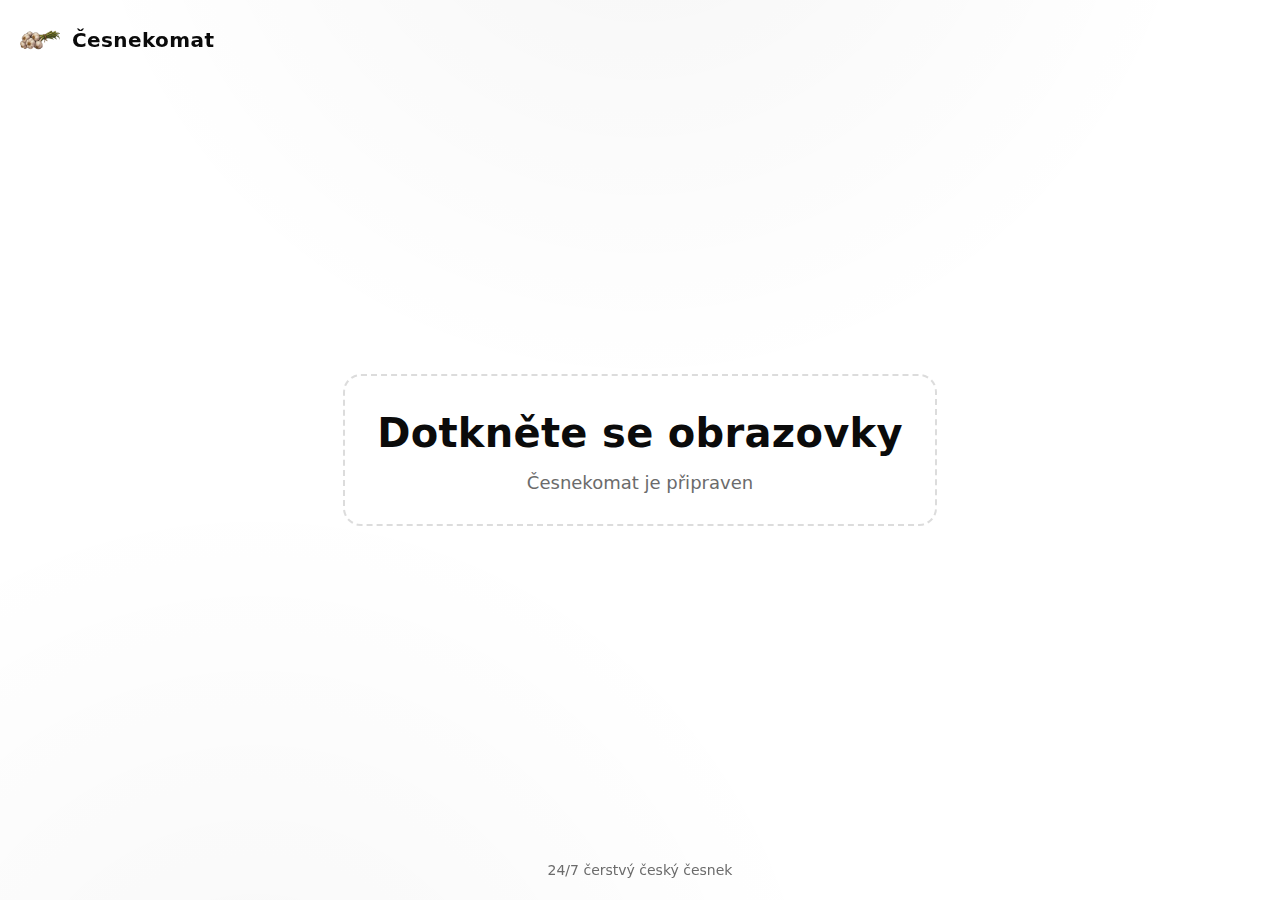
<file: index.html>
<!DOCTYPE html>
<html lang="cs">
<head>
  <meta charset="utf-8" />
  <meta name="viewport" content="width=device-width, initial-scale=1" />
  <title>Česnekomat – Standby</title>
  <link rel="icon" type="image/png" href="favicon/favicon-96x96.png" sizes="96x96" />
  <link rel="icon" type="image/svg+xml" href="favicon/favicon.svg" />
  <link rel="shortcut icon" href="favicon/favicon.ico" />
  <link rel="apple-touch-icon" sizes="180x180" href="favicon/apple-touch-icon.png" />
  <link rel="manifest" href="favicon/site.webmanifest" />

  <link rel="stylesheet" href="css/styles.css" />
</head>
<body>
  <a href="main.html" class="screen-link" aria-label="Dotkněte se obrazovky pro pokračování"></a>

  <header class="app-header">
    <img src="favicon/web-app-manifest-512x512.png" alt="Logo Česnekomat" class="logo" />
    <span class="brand-name">Česnekomat</span>
  </header>

  <main>
    <div class="tap">
      <h1 class="title">Dotkněte se obrazovky</h1>
      <p class="muted">Česnekomat je připraven</p>
    </div>
  </main>

  <footer>24/7 čerstvý český česnek</footer>
</body>
</html>
</file>
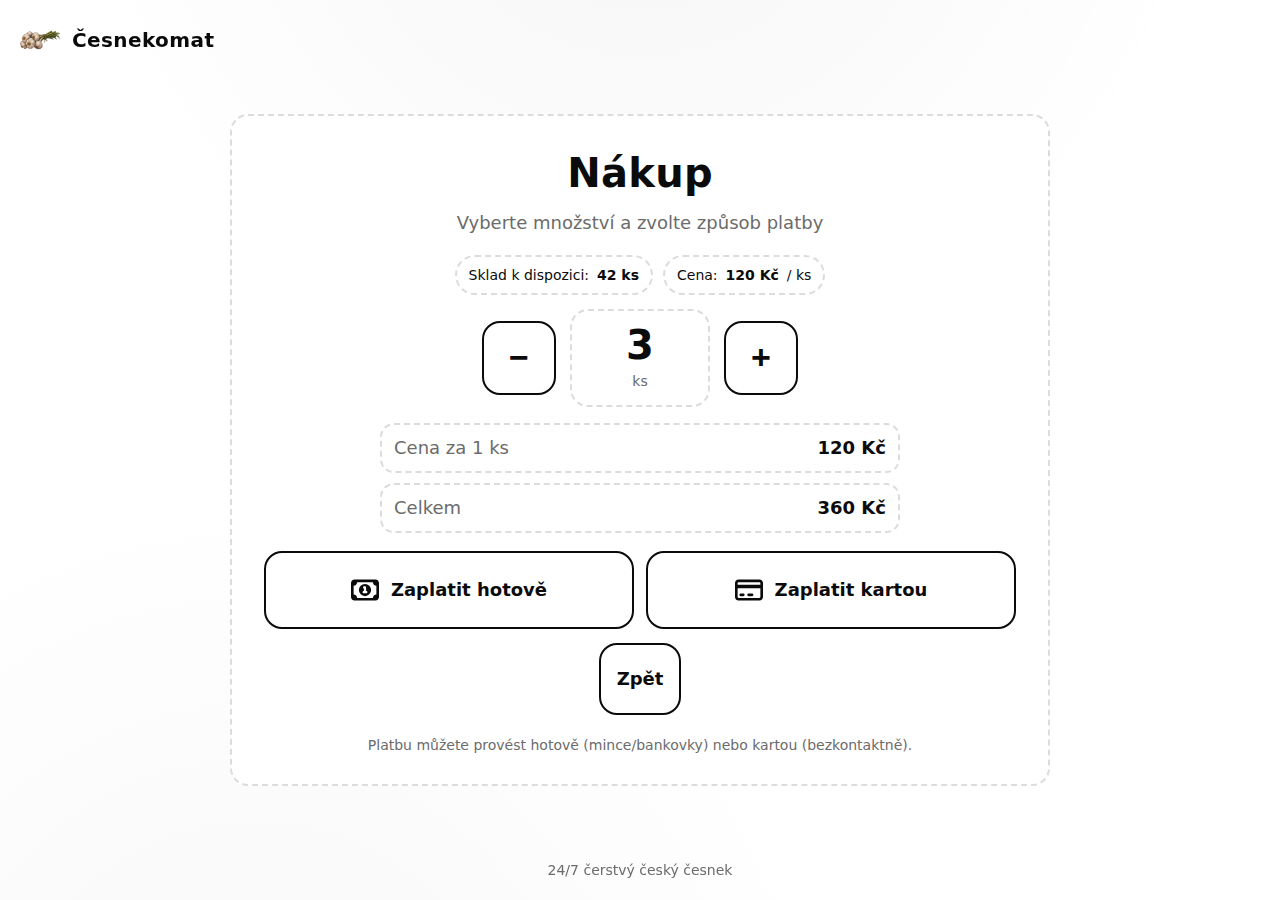
<file: buy.html>
<!DOCTYPE html>
<html lang="cs">
<head>
  <meta charset="utf-8" />
  <meta name="viewport" content="width=device-width, initial-scale=1" />
  <title>Česnekomat – Nákup</title>
  <link rel="icon" type="image/png" href="favicon/favicon-96x96.png" sizes="96x96" />
  <link rel="icon" type="image/svg+xml" href="favicon/favicon.svg" />
  <link rel="shortcut icon" href="favicon/favicon.ico" />
  <link rel="apple-touch-icon" sizes="180x180" href="favicon/apple-touch-icon.png" />
  <link rel="manifest" href="favicon/site.webmanifest" />

  <link rel="stylesheet" href="css/styles.css" />
</head>
<body>
  <header class="app-header">
    <img src="favicon/web-app-manifest-512x512.png" alt="Logo Česnekomat" class="logo" />
    <span class="brand-name">Česnekomat</span>
  </header>

  <main class="screen">
    <section class="panel buy" aria-label="Nákup svazků česneku">
      <h1 class="title">Nákup</h1>
      <p class="muted">Vyberte množství a zvolte způsob platby</p>

      <div class="buy-meta" aria-label="Informace o ceně a skladu">
        <span class="badge">Sklad k dispozici: <strong>42 ks</strong></span>
        <span class="badge">Cena: <strong>120 Kč</strong> / ks</span>
      </div>

      <section class="qty" aria-label="Výběr množství">
        <h2 class="sr-only">Množství</h2>

        <div class="qty-box">
          <button class="qty-btn" type="button" disabled aria-label="Snížit množství">−</button>

          <div class="qty-value" aria-label="Zvolené množství">
            <div class="qty-number">3</div>
            <div class="qty-unit muted">ks</div>
          </div>

          <button class="qty-btn" type="button" disabled aria-label="Zvýšit množství">+</button>
        </div>

        <dl class="summary" aria-label="Souhrn ceny">
          <div class="summary-row">
            <dt>Cena za 1 ks</dt>
            <dd><strong>120 Kč</strong></dd>
          </div>
          <div class="summary-row">
            <dt>Celkem</dt>
            <dd><strong>360 Kč</strong></dd>
          </div>
        </dl>
      </section>

      <nav class="pay" aria-label="Způsob platby">
        <a class="pay-btn" href="checkout-cash.html" aria-label="Zaplatit hotově">
          <svg class="icon" xmlns="http://www.w3.org/2000/svg" viewBox="0 0 512 512">
            <path
              d="M112 112c0 35.3-28.7 64-64 64l0 160c35.3 0 64 28.7 64 64l288 0c0-35.3 28.7-64 64-64l0-160c-35.3 0-64-28.7-64-64l-288 0zM0 128C0 92.7 28.7 64 64 64l384 0c35.3 0 64 28.7 64 64l0 256c0 35.3-28.7 64-64 64L64 448c-35.3 0-64-28.7-64-64L0 128zm256 16a112 112 0 1 1 0 224 112 112 0 1 1 0-224zm-16 44c-11 0-20 9-20 20 0 9.7 6.9 17.7 16 19.6l0 48.4-4 0c-11 0-20 9-20 20s9 20 20 20l48 0c11 0 20-9 20-20s-9-20-20-20l-4 0 0-68c0-11-9-20-20-20l-16 0z" />
          </svg> </svg>
          <span>Zaplatit hotově</span>
        </a>

        <a class="pay-btn" href="checkout-card.html" aria-label="Zaplatit kartou">
          <svg class="icon" xmlns="http://www.w3.org/2000/svg" viewBox="0 0 512 512">
            <path
              d="M448 112c8.8 0 16 7.2 16 16l0 32-416 0 0-32c0-8.8 7.2-16 16-16l384 0zm16 112l0 160c0 8.8-7.2 16-16 16L64 400c-8.8 0-16-7.2-16-16l0-160 416 0zM64 64C28.7 64 0 92.7 0 128L0 384c0 35.3 28.7 64 64 64l384 0c35.3 0 64-28.7 64-64l0-256c0-35.3-28.7-64-64-64L64 64zM80 344c0 13.3 10.7 24 24 24l48 0c13.3 0 24-10.7 24-24s-10.7-24-24-24l-48 0c-13.3 0-24 10.7-24 24zm144 0c0 13.3 10.7 24 24 24l64 0c13.3 0 24-10.7 24-24s-10.7-24-24-24l-64 0c-13.3 0-24 10.7-24 24z" />
          </svg> </svg>
          <span>Zaplatit kartou</span>
        </a>
      </nav>

      <nav class="buy-actions" aria-label="Další akce">
        <a class="action action--secondary" href="main.html">Zpět</a>
      </nav>

      <p class="hint">Platbu můžete provést hotově (mince/bankovky) nebo kartou (bezkontaktně).</p>
    </section>
  </main>

  <footer>24/7 čerstvý český česnek</footer>
</body>
</html>
</file>
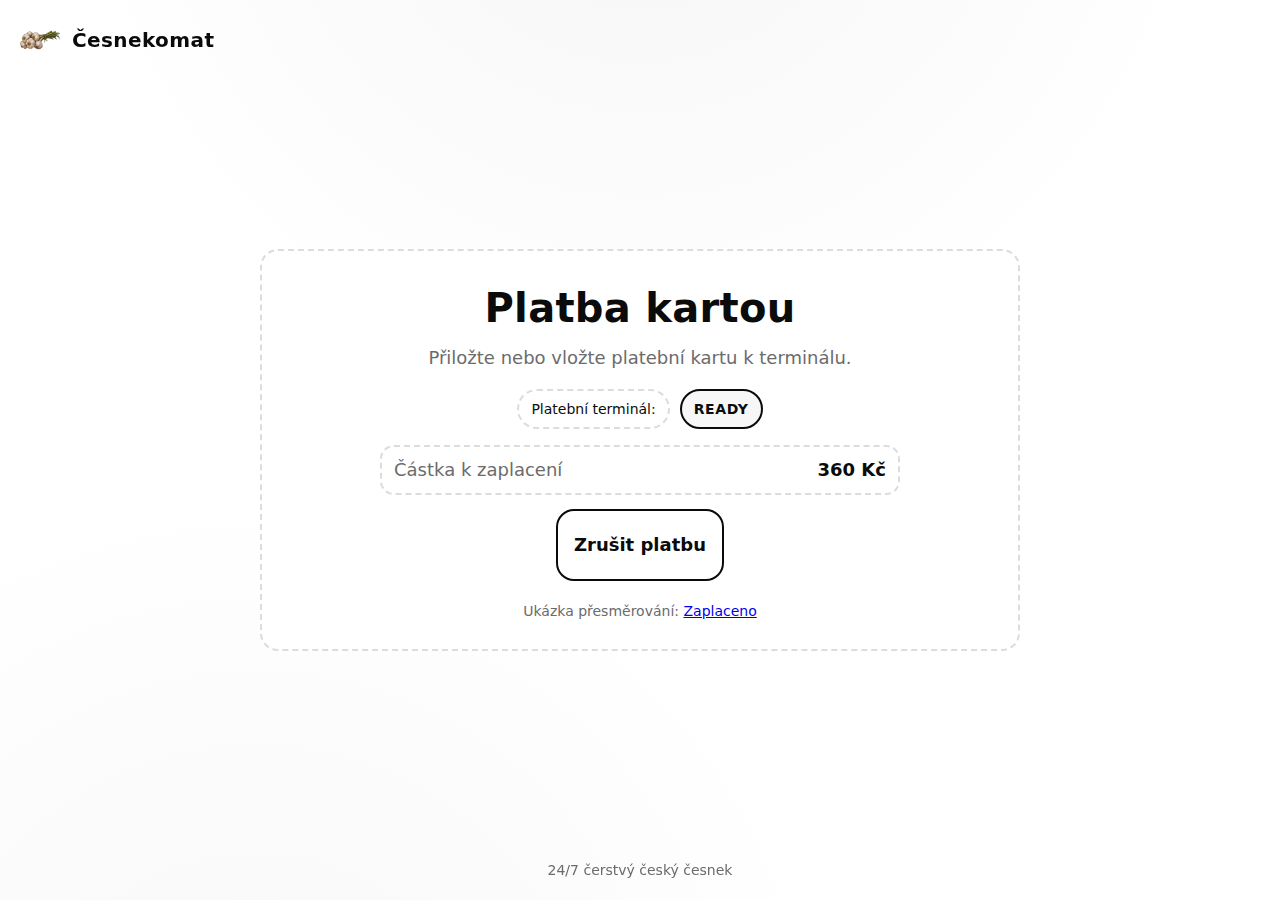
<file: checkout-card.html>
<!DOCTYPE html>
<html lang="cs">
<head>
  <meta charset="utf-8" />
  <meta name="viewport" content="width=device-width, initial-scale=1" />
  <title>Česnekomat – Platba kartou</title>
  <link rel="icon" type="image/png" href="favicon/favicon-96x96.png" sizes="96x96" />
  <link rel="icon" type="image/svg+xml" href="favicon/favicon.svg" />
  <link rel="shortcut icon" href="favicon/favicon.ico" />
  <link rel="apple-touch-icon" sizes="180x180" href="favicon/apple-touch-icon.png" />
  <link rel="manifest" href="favicon/site.webmanifest" />

  <link rel="stylesheet" href="css/styles.css" />
</head>
<body>
  <header class="app-header">
    <img src="favicon/web-app-manifest-512x512.png" alt="Logo Česnekomat" class="logo" />
    <span class="brand-name">Česnekomat</span>
  </header>

  <main class="screen">
    <section class="panel card-pay" aria-label="Platba kartou">
      <h1 class="title">Platba kartou</h1>
      <p class="muted">Přiložte nebo vložte platební kartu k terminálu.</p>

      <div class="device" aria-label="Stav platebního terminálu">
        <span class="badge">Platební terminál:</span>
        <span class="device-status device-status--ok">READY</span>
      </div>

      <dl class="summary" aria-label="Souhrn platby">
        <div class="summary-row"><dt>Částka k zaplacení</dt><dd><strong>360 Kč</strong></dd></div>
      </dl>

      <nav class="card-actions" aria-label="Akce platby">
        <a class="action action--secondary" href="buy.html">Zrušit platbu</a>
      </nav>

      <p class="hint">Ukázka přesměrování: <a href="success.html">Zaplaceno</a></p>
    </section>
  </main>

  <footer>24/7 čerstvý český česnek</footer>
</body>
</html>
</file>
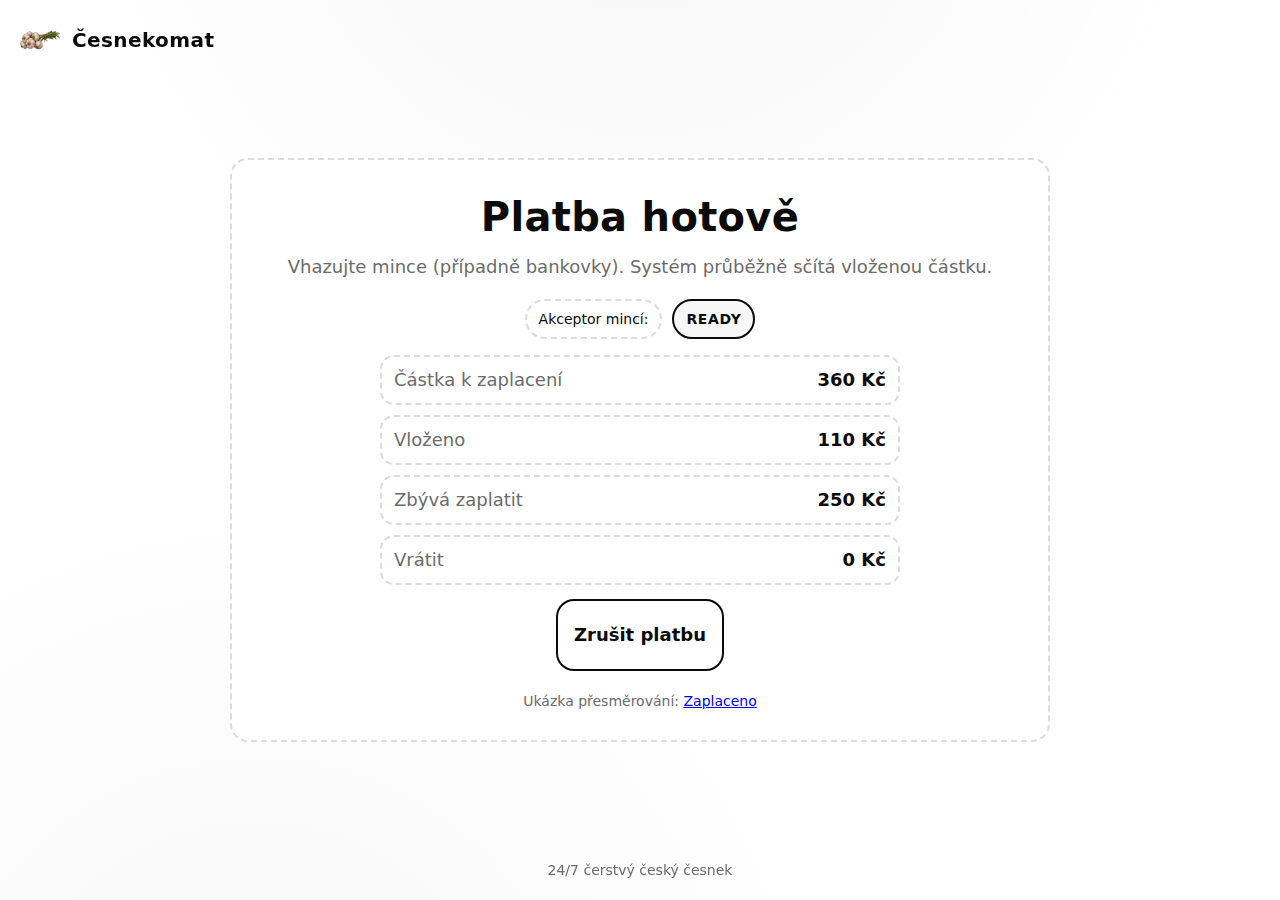
<file: checkout-cash.html>
<!DOCTYPE html>
<html lang="cs">
<head>
  <meta charset="utf-8" />
  <meta name="viewport" content="width=device-width, initial-scale=1" />
  <title>Česnekomat – Platba hotově</title>
  <link rel="icon" type="image/png" href="favicon/favicon-96x96.png" sizes="96x96" />
  <link rel="icon" type="image/svg+xml" href="favicon/favicon.svg" />
  <link rel="shortcut icon" href="favicon/favicon.ico" />
  <link rel="apple-touch-icon" sizes="180x180" href="favicon/apple-touch-icon.png" />
  <link rel="manifest" href="favicon/site.webmanifest" />

  <link rel="stylesheet" href="css/styles.css" />
</head>
<body>
  <header class="app-header">
    <img src="favicon/web-app-manifest-512x512.png" alt="Logo Česnekomat" class="logo" />
    <span class="brand-name">Česnekomat</span>
  </header>

  <main class="screen">
    <section class="panel cash" aria-label="Platba hotově">
      <h1 class="title">Platba hotově</h1>
      <p class="muted">Vhazujte mince (případně bankovky). Systém průběžně sčítá vloženou částku.</p>

      <div class="device" aria-label="Stav akceptoru mincí">
        <span class="badge">Akceptor mincí:</span>
        <span class="device-status device-status--ok">READY</span>
      </div>

      <dl class="summary" aria-label="Souhrn platby">
        <div class="summary-row"><dt>Částka k zaplacení</dt><dd><strong>360 Kč</strong></dd></div>
        <div class="summary-row"><dt>Vloženo</dt><dd><strong>110 Kč</strong></dd></div>
        <div class="summary-row"><dt>Zbývá zaplatit</dt><dd><strong>250 Kč</strong></dd></div>
        <div class="summary-row"><dt>Vrátit</dt><dd><strong>0 Kč</strong></dd></div>
      </dl>

      <nav class="cash-actions" aria-label="Akce platby">
        <a class="action action--secondary" href="buy.html">Zrušit platbu</a>
      </nav>

      <p class="hint">Ukázka přesměrování: <a href="success.html">Zaplaceno</a></p>
    </section>
  </main>

  <footer>24/7 čerstvý český česnek</footer>
</body>
</html>
</file>
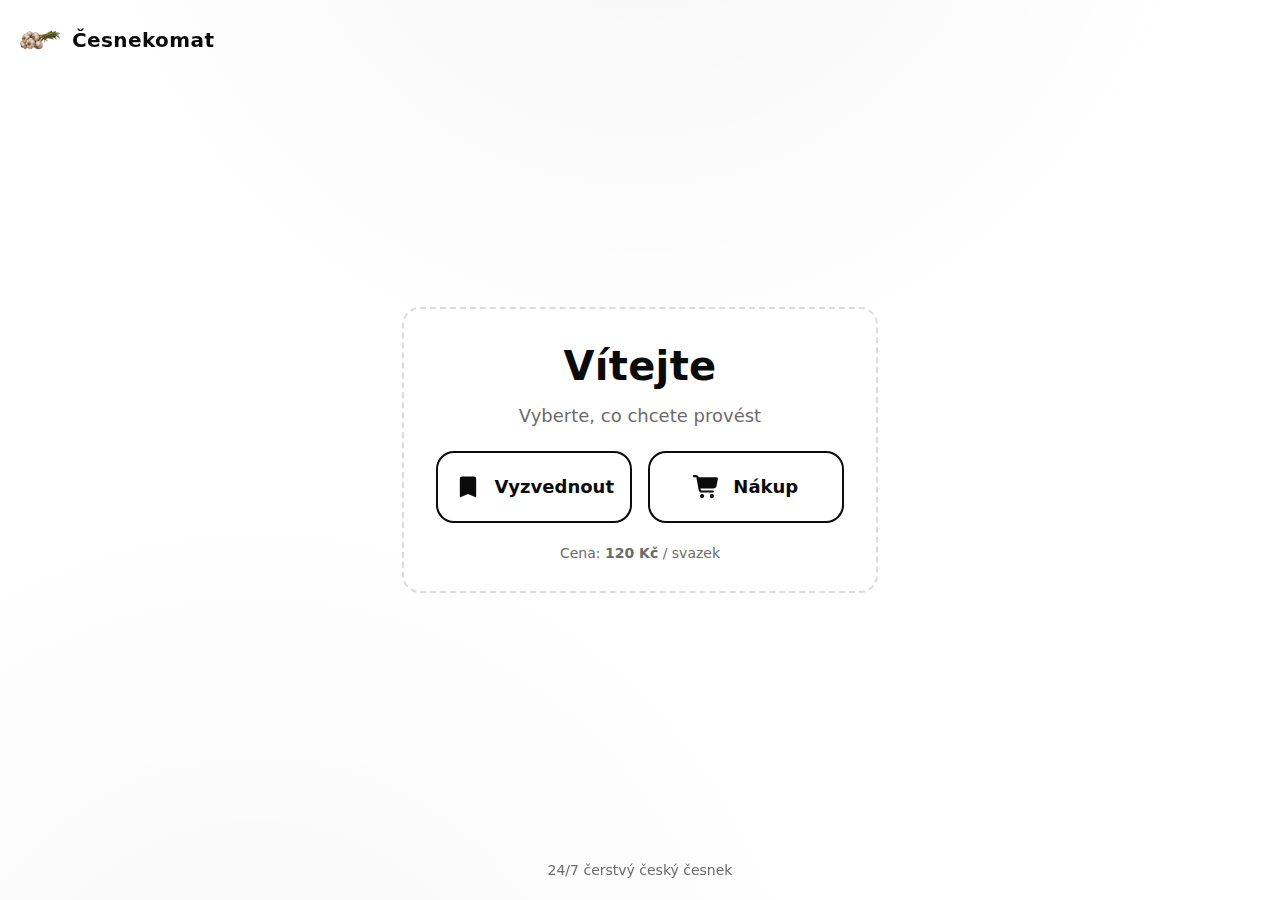
<file: main.html>
<!DOCTYPE html>
<html lang="cs">
<head>
  <meta charset="utf-8" />
  <meta name="viewport" content="width=device-width, initial-scale=1" />
  <title>Česnekomat – Hlavní obrazovka</title>
  <link rel="icon" type="image/png" href="favicon/favicon-96x96.png" sizes="96x96" />
  <link rel="icon" type="image/svg+xml" href="favicon/favicon.svg" />
  <link rel="shortcut icon" href="favicon/favicon.ico" />
  <link rel="apple-touch-icon" sizes="180x180" href="favicon/apple-touch-icon.png" />
  <link rel="manifest" href="favicon/site.webmanifest" />

  <link rel="stylesheet" href="css/styles.css" />
</head>
<body>
  <header class="app-header">
    <img src="favicon/web-app-manifest-512x512.png" alt="Logo Česnekomat" class="logo" />
    <span class="brand-name">Česnekomat</span>
  </header>

  <main class="screen">
    <section class="panel" aria-label="Hlavní nabídka">
      <h1 class="title">Vítejte</h1>
      <p class="muted">Vyberte, co chcete provést</p>

      <nav class="actions" aria-label="Možnosti">
        <a class="action" href="pickup.html" aria-label="Vyzvednout rezervaci">
          <svg class="icon" viewBox="0 0 24 24" aria-hidden="true" focusable="false">
            <path d="M7 3h10a2 2 0 0 1 2 2v16l-7-3-7 3V5a2 2 0 0 1 2-2z"/>
          </svg>
          <span>Vyzvednout</span>
        </a>

        <a class="action" href="buy.html" aria-label="Nákup bez rezervace">
            <svg class="icon" xmlns="http://www.w3.org/2000/svg"
              viewBox="0 0 640 512">
              <path
                d="M24-16C10.7-16 0-5.3 0 8S10.7 32 24 32l45.3 0c3.9 0 7.2 2.8 7.9 6.6l52.1 286.3c6.2 34.2 36 59.1 70.8 59.1L456 384c13.3 0 24-10.7 24-24s-10.7-24-24-24l-255.9 0c-11.6 0-21.5-8.3-23.6-19.7l-5.1-28.3 303.6 0c30.8 0 57.2-21.9 62.9-52.2L568.9 69.9C572.6 50.2 557.5 32 537.4 32l-412.7 0-.4-2c-4.8-26.6-28-46-55.1-46L24-16zM208 512a48 48 0 1 0 0-96 48 48 0 1 0 0 96zm224 0a48 48 0 1 0 0-96 48 48 0 1 0 0 96z" />
            </svg> 
          <span>Nákup</span>
        </a>
      </nav>

      <p class="hint">Cena: <strong>120 Kč</strong> / svazek</p>
    </section>
  </main>

  <footer>24/7 čerstvý český česnek</footer>
</body>
</html>
</file>
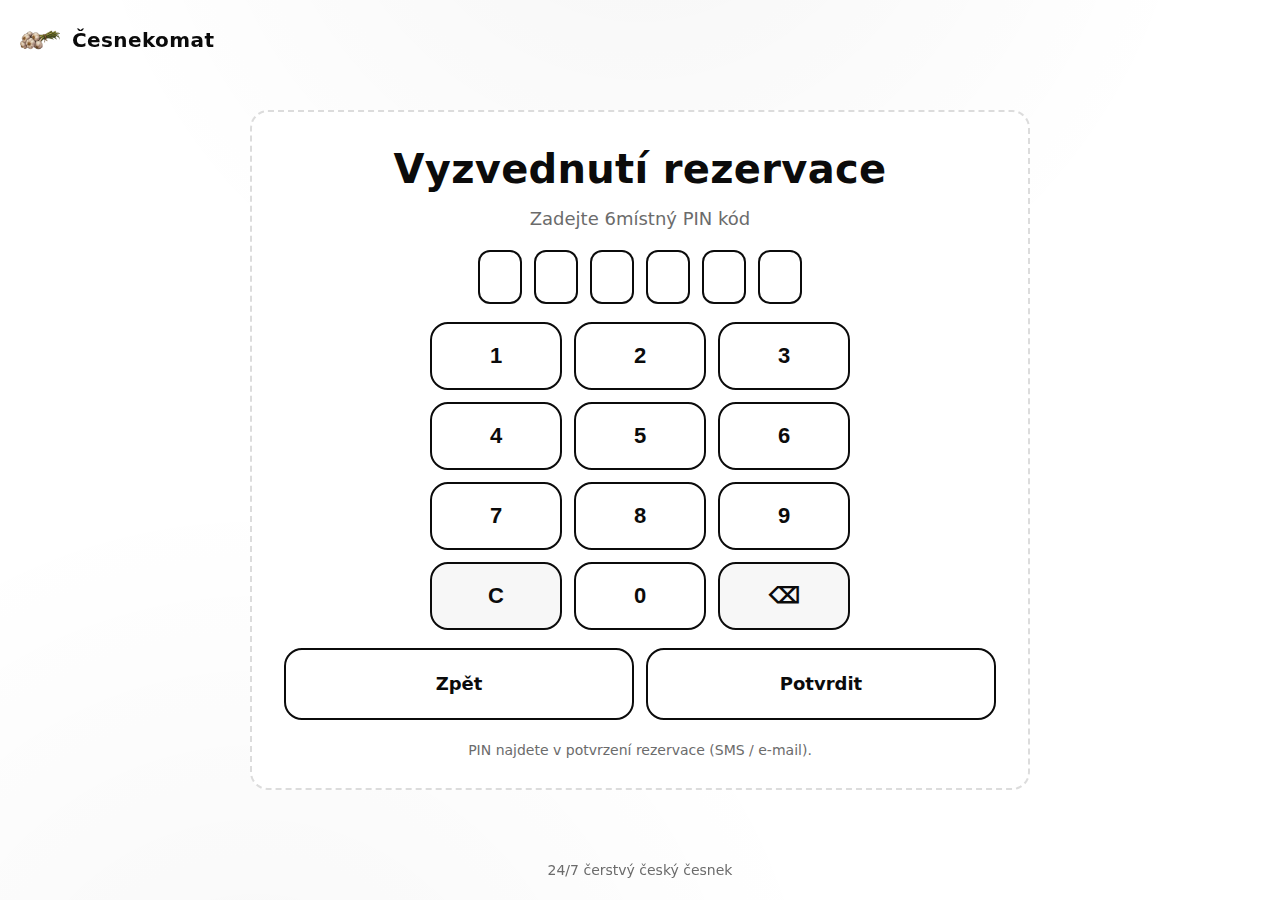
<file: pickup.html>
<!DOCTYPE html>
<html lang="cs">
<head>
  <meta charset="utf-8" />
  <meta name="viewport" content="width=device-width, initial-scale=1" />
  <title>Česnekomat – Vyzvednutí rezervace</title>
  <link rel="icon" type="image/png" href="favicon/favicon-96x96.png" sizes="96x96" />
  <link rel="icon" type="image/svg+xml" href="favicon/favicon.svg" />
  <link rel="shortcut icon" href="favicon/favicon.ico" />
  <link rel="apple-touch-icon" sizes="180x180" href="favicon/apple-touch-icon.png" />
  <link rel="manifest" href="favicon/site.webmanifest" />

  <link rel="stylesheet" href="css/styles.css" />
</head>
<body>
  <header class="app-header">
    <img src="favicon/web-app-manifest-512x512.png" alt="Logo Česnekomat" class="logo" />
    <span class="brand-name">Česnekomat</span>
  </header>

  <main class="screen">
    <section class="panel pickup" aria-label="Vyzvednutí rezervace">
      <h1 class="title">Vyzvednutí rezervace</h1>
      <p class="muted">Zadejte 6místný PIN kód</p>

      <div class="pin" aria-label="PIN kód (6 číslic)">
        <span class="pin__box" aria-hidden="true"></span>
        <span class="pin__box" aria-hidden="true"></span>
        <span class="pin__box" aria-hidden="true"></span>
        <span class="pin__box" aria-hidden="true"></span>
        <span class="pin__box" aria-hidden="true"></span>
        <span class="pin__box" aria-hidden="true"></span>
      </div>

      <div class="keypad" role="group" aria-label="Numerická klávesnice">
        <button class="key" type="button" disabled>1</button>
        <button class="key" type="button" disabled>2</button>
        <button class="key" type="button" disabled>3</button>
        <button class="key" type="button" disabled>4</button>
        <button class="key" type="button" disabled>5</button>
        <button class="key" type="button" disabled>6</button>
        <button class="key" type="button" disabled>7</button>
        <button class="key" type="button" disabled>8</button>
        <button class="key" type="button" disabled>9</button>
        <button class="key key--ghost" type="button" disabled aria-label="Smazat">C</button>
        <button class="key" type="button" disabled>0</button>
        <button class="key key--ghost" type="button" disabled aria-label="Backspace">⌫</button>
      </div>

      <nav class="pickup-actions" aria-label="Akce">
        <a class="action action--secondary" href="main.html">Zpět</a>
        <a class="action" href="buy.html">Potvrdit</a>
      </nav>

      <p class="hint">PIN najdete v potvrzení rezervace (SMS / e-mail).</p>
    </section>
  </main>

  <footer>24/7 čerstvý český česnek</footer>
</body>
</html>
</file>
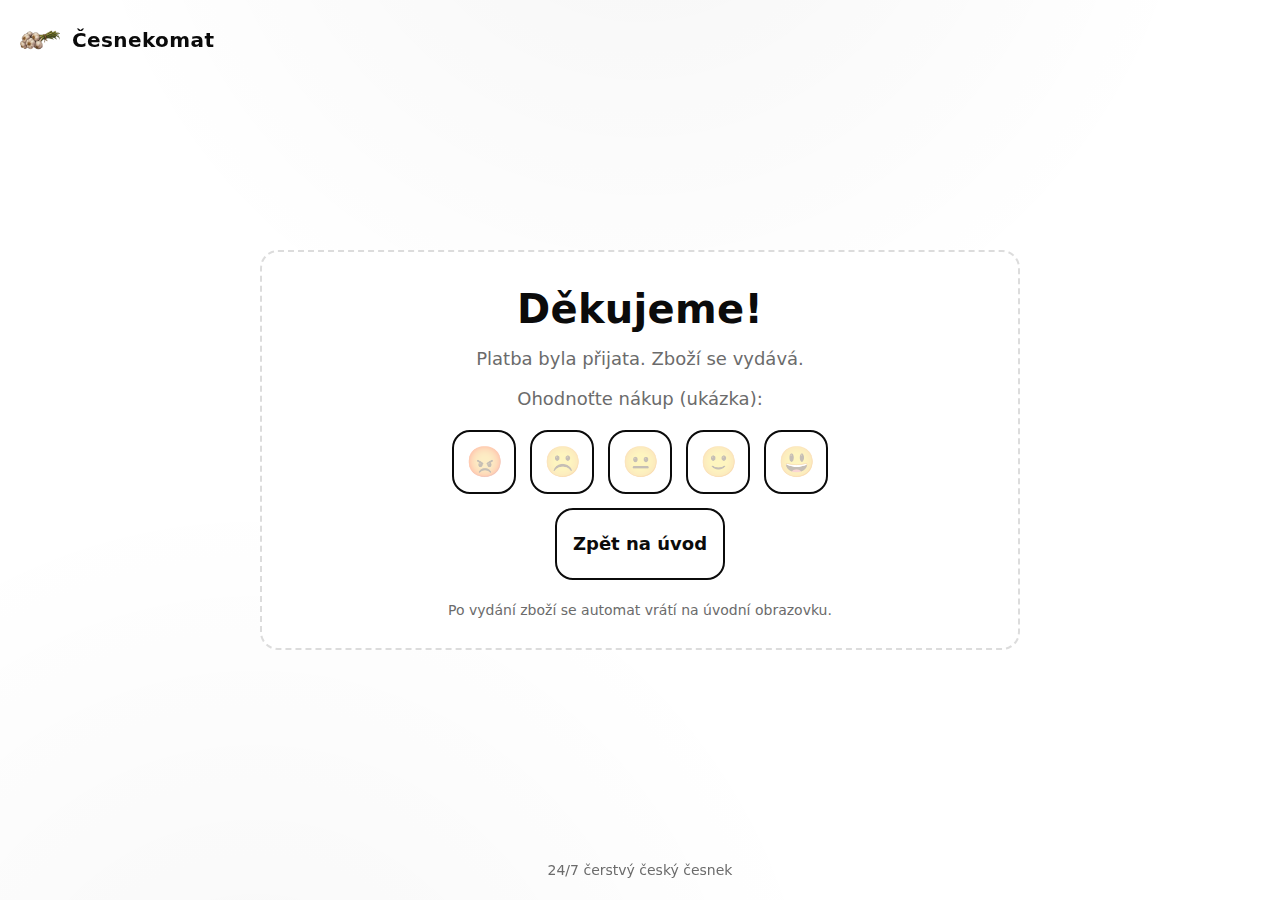
<file: success.html>
<!DOCTYPE html>
<html lang="cs">
<head>
  <meta charset="utf-8" />
  <meta name="viewport" content="width=device-width, initial-scale=1" />
  <title>Česnekomat – Děkujeme</title>
  <link rel="icon" type="image/png" href="favicon/favicon-96x96.png" sizes="96x96" />
  <link rel="icon" type="image/svg+xml" href="favicon/favicon.svg" />
  <link rel="shortcut icon" href="favicon/favicon.ico" />
  <link rel="apple-touch-icon" sizes="180x180" href="favicon/apple-touch-icon.png" />
  <link rel="manifest" href="favicon/site.webmanifest" />

  <link rel="stylesheet" href="css/styles.css" />
</head>
<body>
  <header class="app-header">
    <img src="favicon/web-app-manifest-512x512.png" alt="Logo Česnekomat" class="logo" />
    <span class="brand-name">Česnekomat</span>
  </header>

  <main class="screen">
    <section class="panel success" aria-label="Potvrzení">
      <h1 class="title">Děkujeme!</h1>
      <p class="muted">Platba byla přijata. Zboží se vydává.</p>

      <p class="muted" style="margin-top:14px">Ohodnoťte nákup (ukázka):</p>
      <div class="smileys" aria-label="Hodnocení (neaktivní)">
        <button type="button" disabled aria-label="Hodnocení 1">😡</button>
        <button type="button" disabled aria-label="Hodnocení 2">☹️</button>
        <button type="button" disabled aria-label="Hodnocení 3">😐</button>
        <button type="button" disabled aria-label="Hodnocení 4">🙂</button>
        <button type="button" disabled aria-label="Hodnocení 5">😃</button>
      </div>

      <nav class="buy-actions" aria-label="Další akce">
        <a class="action" href="standby.html">Zpět na úvod</a>
      </nav>

      <p class="hint">Po vydání zboží se automat vrátí na úvodní obrazovku.</p>
    </section>
  </main>

  <footer>24/7 čerstvý český česnek</footer>
</body>
</html>
</file>
<file: css/styles.css>
/* =========================================================
   ČESNEKOMAT – styles.css (společné pro všechny layouty)
   ---------------------------------------------------------
   Tento soubor obsahuje kompletní styly pro celý frontend
   kioskové aplikace Česnekomat.
   Používá se na všech stránkách (standby, main, pickup, buy…)
   ========================================================= */


/* =========================================================
   THEME / PROMĚNNÉ
   ---------------------------------------------------------
   CSS proměnné definují barevné schéma a základní vizuální
   konstanty aplikace.
   ========================================================= */
:root{
  --bg:#ffffff;                 /* barva pozadí celé aplikace */
  --fg:#0b0b0b;                 /* hlavní barva textu a ikon */
  --muted:#6b6b6b;              /* méně důležitý (sekundární) text */
  --radius:18px;                /* jednotné zaoblení rohů */
  --border:#dcdcdc;             /* barva přerušovaného ohraničení */
  --outline:4px solid #000;     /* zvýraznění focusu (přístupnost) */
}


/* =========================================================
   RESET + TYPOGRAFIE
   ---------------------------------------------------------
   Zajišťuje konzistentní chování napříč prohlížeči.
   ========================================================= */
*{
  box-sizing:border-box;        /* padding + border se započítává do rozměru */
}

html,
body{
  height:100%;                  /* nutné pro centrování obsahu na výšku */
}

body{
  margin:0;                     /* odstranění výchozích okrajů */
  background:var(--bg);         /* aplikace pozadí */
  color:var(--fg);              /* základní barva textu */

  /* systémové písmo – ideální pro kiosky a terminály */
  font:18px/1.45 system-ui,
       -apple-system,
       "Segoe UI",
       Roboto,
       "Helvetica Neue",
       Arial;

  -webkit-font-smoothing:antialiased; /* jemnější vykreslení písma */
  text-rendering:optimizeLegibility;  /* lepší čitelnost textu */
}


/* =========================================================
   SPOLEČNÉ POZADÍ OBRAZOVKY
   ---------------------------------------------------------
   Používá se na všech stránkách.
   Jemné radiální gradienty dodávají hloubku.
   ========================================================= */
.screen,
main{
  min-height:100dvh;            /* plná výška obrazovky */
  display:grid;
  place-items:center;           /* horizontální i vertikální vystředění */
  padding:28px;
  text-align:center;

  /* dekorativní pozadí */
  background-image:
    radial-gradient(circle at 50% -20%, rgba(0,0,0,.04), transparent 46%),
    radial-gradient(circle at 20% 120%, rgba(0,0,0,.03), transparent 40%);
}


/* =========================================================
   HEADER + FOOTER
   ---------------------------------------------------------
   Fixní prvky viditelné na všech obrazovkách.
   ========================================================= */
.app-header{
  position:fixed;               /* zůstává vždy nahoře */
  top:20px;
  left:20px;
  display:flex;
  align-items:center;
  gap:12px;                     /* mezera mezi logem a textem */
  z-index:2;                    /* nad obsahem */
}

.logo{
  width:40px;
  height:40px;
  object-fit:contain;           /* zachování poměru stran loga */
}

.brand-name{
  font-weight:800;
  letter-spacing:.4px;
  font-size:20px;
}

footer{
  position:fixed;               /* zůstává vždy dole */
  bottom:20px;
  left:0;
  right:0;
  text-align:center;
  color:var(--muted);           /* méně výrazný text */
  font-size:14px;
  z-index:2;
}


/* =========================================================
   STANDBY – KLIKACÍ OVERLAY
   ---------------------------------------------------------
   Neviditelný odkaz přes celou obrazovku.
   Simuluje dotyk kioskové obrazovky.
   ========================================================= */
.screen-link{
  position:fixed;
  inset:0;                      /* top/right/bottom/left = 0 */
  z-index:10;                   /* nejvyšší vrstva */
  text-decoration:none;
  color:inherit;
}

.screen-link:focus-visible{
  outline:var(--outline);       /* viditelný focus pro klávesnici */
  outline-offset:-6px;
}


/* =========================================================
   PANEL / BOX
   ---------------------------------------------------------
   Základní vizuální kontejner obsahu (karta).
   ========================================================= */
.panel,
.tap{
  border:2px dashed var(--border); /* přerušované ohraničení */
  border-radius:var(--radius);     /* zaoblení rohů */
  padding:28px 32px;
  background:#fff;
}

/* Standby box není klikací – klik řeší overlay */
.tap{
  pointer-events:none;
}


/* =========================================================
   TYPOGRAFIE
   ========================================================= */
h1{
  margin:0;                     /* odstranění výchozí mezery */
}

.title{
  margin:0;
  font-size:40px;               /* hlavní nadpis */
  font-weight:900;
  letter-spacing:.3px;
}

.muted{
  margin:8px 0 0;
  color:var(--muted);           /* sekundární text */
}

.hint{
  margin:20px 0 0;
  color:var(--muted);
  font-size:14px;
}


/* =========================================================
   ICONS
   ---------------------------------------------------------
   SVG ikony přebírají barvu textu rodiče.
   ========================================================= */
.icon{
  width:28px;
  height:28px;
  fill:currentColor;            /* barva dle textu */
}


/* =========================================================
   TLAČÍTKA JAKO ODKAZY
   ---------------------------------------------------------
   Slouží pro navigaci mezi obrazovkami.
   ========================================================= */
.actions{
  margin:22px 0 0;
  display:grid;
  grid-template-columns:1fr 1fr; /* dvě tlačítka vedle sebe */
  gap:16px;
}

.action{
  display:flex;
  align-items:center;
  justify-content:center;
  gap:12px;

  padding:18px 16px;
  min-height:72px;

  border-radius:var(--radius);
  border:2px solid var(--fg);
  background:#fff;
  color:var(--fg);
  text-decoration:none;
  font-weight:800;

  -webkit-tap-highlight-color:transparent; /* vypnutí modrého bliknutí */
}

.action:hover{
  background:rgba(0,0,0,.03);   /* jemná odezva */
}

.action:active{
  transform:translateY(2px);    /* efekt stisku */
}

.action:focus-visible{
  outline:var(--outline);
  outline-offset:6px;
}

.action--secondary{
  background:#fff;              /* sekundární varianta */
  border:2px solid var(--fg);
}


/* =========================================================
   BADGE / ŠTÍTKY
   ========================================================= */
.badge{
  display:inline-flex;
  align-items:center;
  gap:8px;
  padding:8px 12px;
  border-radius:999px;          /* pill tvar */
  border:2px dashed var(--border);
  background:#fff;
  color:var(--fg);
  font-size:14px;
}


/* =========================================================
   SR-ONLY (přístupnost)
   ---------------------------------------------------------
   Skrytý text pouze pro čtečky obrazovky.
   ========================================================= */
.sr-only{
  position:absolute;
  width:1px;
  height:1px;
  padding:0;
  margin:-1px;
  overflow:hidden;
  clip:rect(0,0,0,0);
  white-space:nowrap;
  border:0;
}


/* =========================================================
   SUMMARY (dl)
   ---------------------------------------------------------
   Přehled cen (definiční seznam).
   ========================================================= */
.summary{
  margin:16px auto 0;
  width:min(520px, 100%);
  display:grid;
  gap:10px;
}

.summary-row{
  display:flex;
  justify-content:space-between;
  gap:16px;
  padding:10px 12px;
  border:2px dashed var(--border);
  border-radius:14px;
  background:#fff;
}

.summary dt{
  color:var(--muted);
}

.summary dd{
  margin:0;
}


/* =========================================================
   PICKUP – PIN + KLÁVESNICE
   ========================================================= */
.pickup{
  width:min(780px, 100%);
}

.pin{
  margin:18px 0 18px;
  display:flex;
  justify-content:center;
  gap:12px;
}

.pin__box{
  width:44px;
  height:54px;
  border-radius:12px;
  border:2px solid var(--fg);
  background:#fff;
}

.keypad{
  margin:10px auto 0;
  display:grid;
  grid-template-columns:repeat(3, 1fr);
  gap:12px;
  width:min(420px, 100%);
}

.key{
  appearance:none;
  border:2px solid var(--fg);
  background:#fff;
  color:var(--fg);
  border-radius:var(--radius);
  padding:18px 0;
  font-weight:900;
  font-size:22px;
  min-height:68px;
  cursor:default;
}

.key--ghost{
  background:rgba(0,0,0,.03);   /* pomocné klávesy */
}

.pickup-actions{
  margin:18px 0 0;
  display:grid;
  grid-template-columns:1fr 1fr;
  gap:12px;
}


/* =========================================================
   BUY – MNOŽSTVÍ + PLATBY
   ========================================================= */
.buy{
  width:min(820px, 100%);
}

.buy-meta{
  margin:18px 0 8px;
  display:flex;
  justify-content:center;
  flex-wrap:wrap;
  gap:10px;
}

.qty{
  margin-top:14px;
}

.qty-box{
  margin:12px auto 0;
  display:flex;
  align-items:center;
  justify-content:center;
  gap:14px;
  width:min(420px, 100%);
}

.qty-btn{
  appearance:none;
  border:2px solid var(--fg);
  background:#fff;
  color:var(--fg);
  border-radius:var(--radius);
  width:74px;
  height:74px;
  font-size:34px;
  font-weight:900;
  cursor:default;
}

.qty-value{
  min-width:140px;
  border:2px dashed var(--border);
  border-radius:var(--radius);
  background:#fff;
  padding:14px 16px;
}

.qty-number{
  font-size:40px;
  font-weight:900;
  line-height:1;
}

.qty-unit{
  margin-top:6px;
  font-size:14px;
}

.pay{
  margin:18px 0 0;
  display:grid;
  grid-template-columns:1fr 1fr;
  gap:12px;
}

.pay-btn{
  display:flex;
  align-items:center;
  justify-content:center;
  gap:12px;

  padding:18px 16px;
  min-height:78px;

  border-radius:var(--radius);
  border:2px solid var(--fg);
  background:#fff;
  color:var(--fg);
  text-decoration:none;
  font-weight:900;

  -webkit-tap-highlight-color:transparent;
}

.pay-btn:hover{
  background:rgba(0,0,0,.03);
}

.pay-btn:active{
  transform:translateY(2px);
}

.pay-btn:focus-visible{
  outline:var(--outline);
  outline-offset:6px;
}

.buy-actions{
  margin:14px 0 0;
  display:flex;
  justify-content:center;
}


/* =========================================================
   CHECKOUT – STAV ZAŘÍZENÍ
   ========================================================= */
.cash{
  width:min(820px, 100%);
}

.card-pay{
  width:min(760px, 100%);
}

.device{
  margin:18px 0 6px;
  display:flex;
  justify-content:center;
  align-items:center;
  gap:10px;
  flex-wrap:wrap;
}

.device-status{
  display:inline-flex;
  align-items:center;
  padding:8px 12px;
  border-radius:999px;
  border:2px solid var(--fg);
  background:#fff;
  font-weight:900;
  font-size:14px;
  letter-spacing:.6px;
}

.device-status--ok{
  background:rgba(0,0,0,.03);
}

.cash-actions,
.card-actions{
  margin:14px 0 0;
  display:flex;
  justify-content:center;
}


/* =========================================================
   SUCCESS – HODNOCENÍ (statické)
   ========================================================= */
.success{
  width:min(760px, 100%);
}

.smileys{
  margin:18px 0 0;
  display:flex;
  justify-content:center;
  gap:14px;
  flex-wrap:wrap;
}

.smileys button{
  appearance:none;
  border:2px solid var(--fg);
  background:#fff;
  border-radius:var(--radius);
  width:64px;
  height:64px;
  font-size:30px;
  cursor:default;
}


/* =========================================================
   RESPONZIVITA (min. 3 breakpointy)
   ---------------------------------------------------------
   Responzivita je řešena mobile-friendly přístupem:
   - výchozí styly = desktop / kiosk / velká obrazovka
   - media queries postupně upravují layout pro menší šířky
   ========================================================= */


/* ---------------------------------------------------------
   BREAKPOINT 1 – TABLET / MENŠÍ DISPLEJE
   max-width: 720px
   ---------------------------------------------------------
   Používá se pro:
   - tablety
   - menší kioskové displeje
   - telefony na šířku
   --------------------------------------------------------- */
@media (max-width:720px){

  /* Zmenšení hlavního nadpisu, aby se vešel na menší šířku */
  .title{
    font-size:34px;
  }

  /* Akční tlačítka pod sebe místo vedle sebe
     (lepší čitelnost a ovládání dotykem) */
  .actions{
    grid-template-columns:1fr;
  }
}


/* ---------------------------------------------------------
   BREAKPOINT 2 – MOBILNÍ ZAŘÍZENÍ
   max-width: 420px
   ---------------------------------------------------------
   Používá se pro:
   - menší mobilní telefony
   - velmi úzké displeje
   --------------------------------------------------------- */
@media (max-width:420px){

  /* Zmenšení vnitřních okrajů panelů,
     aby obsah nepůsobil stísněně */
  .panel,
  .tap{
    padding:22px 20px;
  }
}
</file>
